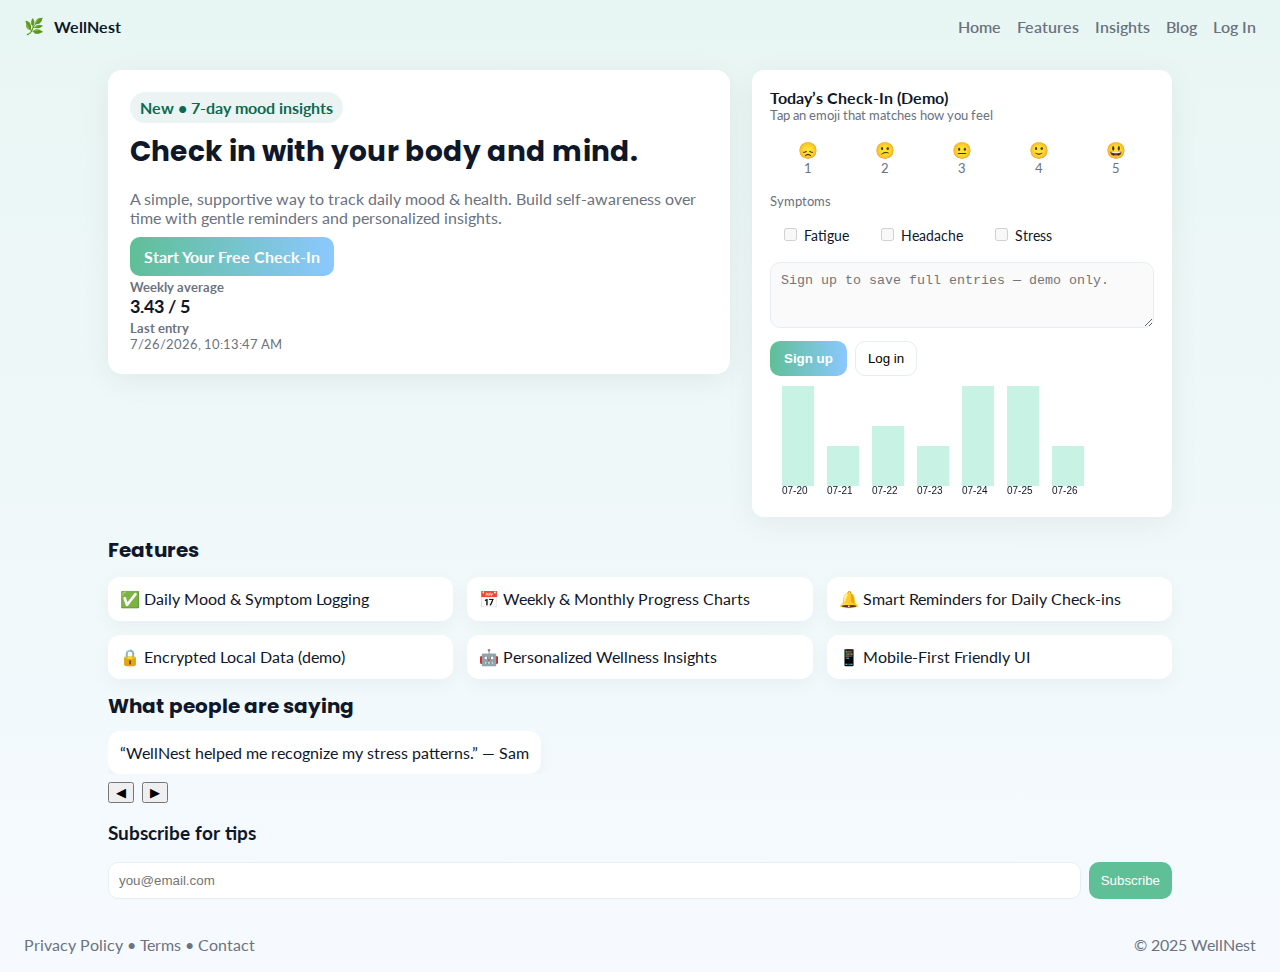
<file: index.html>
<!doctype html>
<html lang="en">
<head>
  <meta charset="utf-8" />
  <meta name="viewport" content="width=device-width,initial-scale=1" />
  <title>WellNest — Health & Mood Check</title>
  <link rel="stylesheet" href="style.css" />
  <link rel="preconnect" href="https://fonts.googleapis.com">
  <link rel="preconnect" href="https://fonts.gstatic.com" crossorigin>
  <link href="https://fonts.googleapis.com/css2?family=Lato:wght@300;400;700&family=Poppins:wght@400;600&display=swap" rel="stylesheet">
</head>
<body id="index-page">
  <header>
    <div class="logo"><span class="leaf">🌿</span><span>WellNest</span></div>
    <nav id="main-nav">
      <a href="#" id="nav-home">Home</a>
      <a href="#features">Features</a>
      <a href="insights.html">Insights</a>
      <a href="blog.html">Blog</a>
      <a href="#" id="auth-link">Log In</a>
    </nav>
  </header>

  <main class="container" id="main-container">
    <!-- Landing content (visible when not logged in) -->
    <section class="hero" id="landing-hero">
      <div class="hero-card">
        <div class="chip">New • 7-day mood insights</div>
        <h1>Check in with your body and mind.</h1>
        <p class="lead">A simple, supportive way to track daily mood & health. Build self-awareness over time with gentle reminders and personalized insights.</p>
        <a class="cta" id="startBtnLanding">Start Your Free Check-In</a>

        <div class="summary">
          <div>
            <strong class="muted">Weekly average</strong>
            <div id="weeklyAvgLanding" class="big-text">—</div>
          </div>
          <div>
            <strong class="muted">Last entry</strong>
            <div id="lastEntryLanding" class="muted">—</div>
          </div>
        </div>
      </div>

      <aside class="tracker hero-card landing-tracker">
        <strong>Today’s Check-In (Demo)</strong>
        <div class="small muted">Tap an emoji that matches how you feel</div>
        <div class="mood-scale" id="moodScaleLanding">
          <div class="mood-btn" data-value="1">😞<div class="small muted">1</div></div>
          <div class="mood-btn" data-value="2">😕<div class="small muted">2</div></div>
          <div class="mood-btn" data-value="3">😐<div class="small muted">3</div></div>
          <div class="mood-btn" data-value="4">🙂<div class="small muted">4</div></div>
          <div class="mood-btn" data-value="5">😃<div class="small muted">5</div></div>
        </div>

        <div class="symptom-area">
          <div class="small muted">Symptoms</div>
          <div class="symptoms">
            <label class="symptom"><input type="checkbox" disabled> Fatigue</label>
            <label class="symptom"><input type="checkbox" disabled> Headache</label>
            <label class="symptom"><input type="checkbox" disabled> Stress</label>
          </div>
        </div>

        <textarea disabled placeholder="Sign up to save full entries — demo only."></textarea>
        <div class="buttons">
          <button class="cta" id="goSignup">Sign up</button>
          <button class="outline" id="goLogin">Log in</button>
        </div>

        <canvas id="weeklyChartLanding" width="360" height="120"></canvas>
      </aside>
    </section>

    <!-- Dashboard (visible when logged in) -->
    <section class="hero" id="dashboard" style="display:none">
      <div class="hero-card">
        <div style="display:flex;justify-content:space-between;align-items:center">
          <div>
            <div class="chip" id="welcomeChip">Welcome</div>
            <h1 id="dashboardTitle">Your WellNest Dashboard</h1>
            <p class="lead">Today’s check-in and recent trends. Your data is stored locally in your browser.</p>
          </div>
          <div style="display:flex;gap:10px;align-items:center">
            <button class="outline" id="addTestimonialBtn">Add Testimonial</button>
            <button class="cta" id="logoutBtn">Log Out</button>
          </div>
        </div>

        <div style="margin-top:20px;display:flex;gap:12px;align-items:center">
          <div>
            <strong class="muted">Weekly average</strong>
            <div id="weeklyAvg" class="big-text">—</div>
          </div>
          <div>
            <strong class="muted">Last entry</strong>
            <div id="lastEntry" class="muted">—</div>
          </div>
        </div>
      </div>

      <aside class="tracker hero-card">
        <strong>Today’s Check-In</strong>
        <div class="small muted">Tap an emoji that matches how you feel</div>
        <div class="mood-scale" id="moodScale">
          <div class="mood-btn" data-value="1">😞<div class="small muted">1</div></div>
          <div class="mood-btn" data-value="2">😕<div class="small muted">2</div></div>
          <div class="mood-btn" data-value="3">😐<div class="small muted">3</div></div>
          <div class="mood-btn" data-value="4">🙂<div class="small muted">4</div></div>
          <div class="mood-btn" data-value="5">😃<div class="small muted">5</div></div>
        </div>

        <div class="symptom-area">
          <div class="small muted">Symptoms</div>
          <div class="symptoms" id="symptomList">
            <label class="symptom"><input type="checkbox" value="Fatigue"> Fatigue</label>
            <label class="symptom"><input type="checkbox" value="Headache"> Headache</label>
            <label class="symptom"><input type="checkbox" value="Stress"> Stress</label>
            <label class="symptom"><input type="checkbox" value="Nausea"> Nausea</label>
            <label class="symptom"><input type="checkbox" value="Insomnia"> Insomnia</label>
          </div>
        </div>

        <textarea id="notes" placeholder="Notes — what happened today? triggers, medication, sleep..."></textarea>
        <div class="buttons">
          <button id="saveBtn" class="cta">Save Check-In</button>
          <button id="clearBtn" class="outline">Clear</button>
        </div>

        <canvas id="weeklyChart" width="360" height="120"></canvas>
      </aside>
    </section>

    <section id="features">
      <h2>Features</h2>
      <div class="features">
        <div class="feature">✅ Daily Mood & Symptom Logging</div>
        <div class="feature">📅 Weekly & Monthly Progress Charts</div>
        <div class="feature">🔔 Smart Reminders for Daily Check-ins</div>
        <div class="feature">🔒 Encrypted Local Data (demo)</div>
        <div class="feature">🤖 Personalized Wellness Insights</div>
        <div class="feature">📱 Mobile-First Friendly UI</div>
      </div>
    </section>

    <section class="testimonials-section">
      <h2>What people are saying</h2>
      <div class="testimonials" id="testimonialsWrap"></div>
      <div style="margin-top:8px;display:flex;gap:8px">
        <button id="prevT">◀</button>
        <button id="nextT">▶</button>
      </div>
    </section>

    <section class="newsletter-section">
      <h3>Subscribe for tips</h3>
      <div class="newsletter">
        <input id="email" placeholder="you@email.com" />
        <button id="subscribe">Subscribe</button>
      </div>
    </section>
  </main>

  <footer>
    <div>Privacy Policy • Terms • Contact</div>
    <div>© 2025 WellNest</div>
  </footer>

  <div id="modal" class="modal" style="display:none">
    <div class="modal-card">
      <h3 id="modalTitle">Add testimonial</h3>
      <textarea id="modalText" placeholder="Write a short testimonial (max 200 chars)"></textarea>
      <div style="display:flex;gap:8px;justify-content:flex-end;margin-top:8px">
        <button id="modalCancel" class="outline">Cancel</button>
        <button id="modalSave" class="cta">Save</button>
      </div>
    </div>
  </div>

  <script src="script.js"></script>
</body>
</html>
</file>
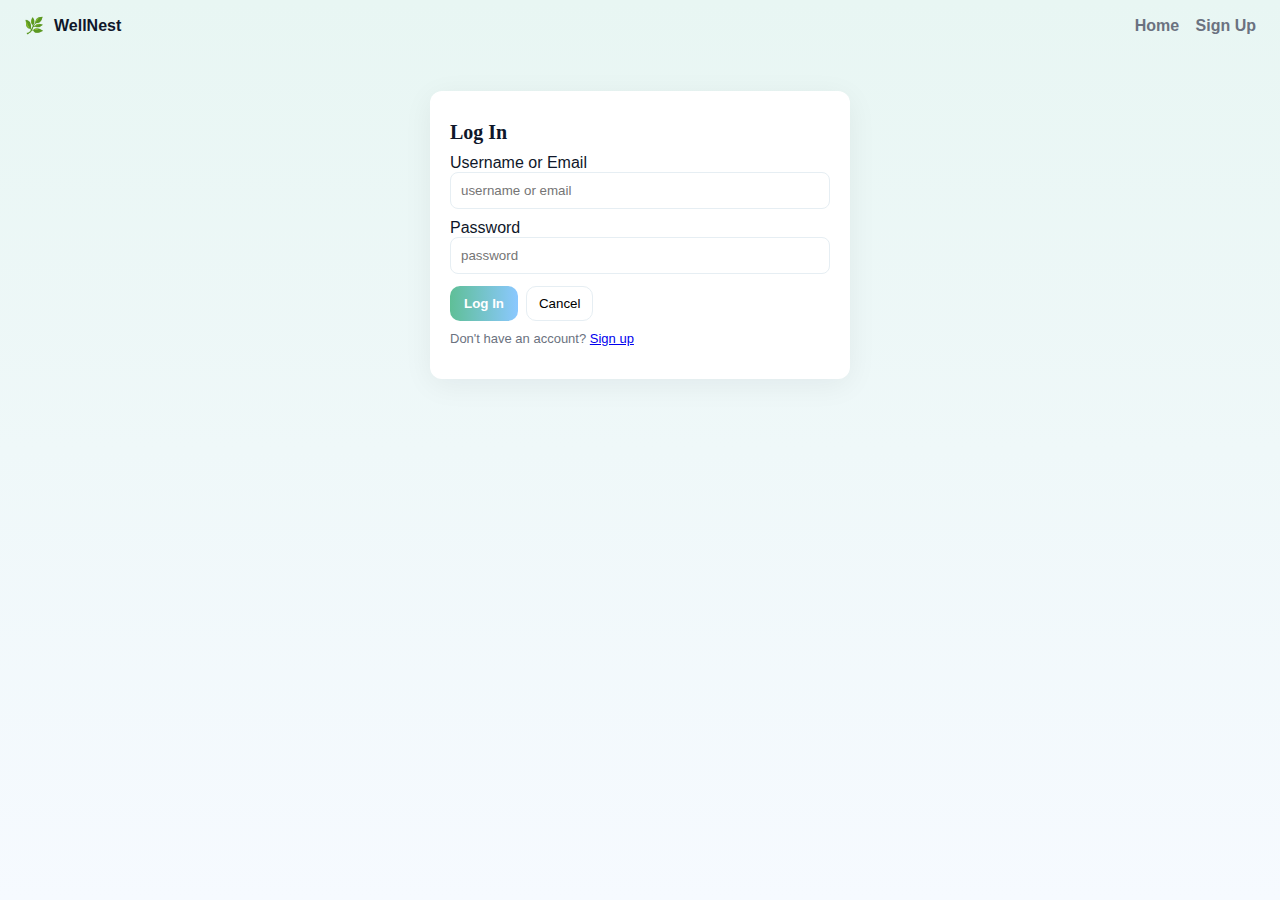
<file: login.html>
<!doctype html>
<html lang="en">
<head>
  <meta charset="utf-8" />
  <meta name="viewport" content="width=device-width,initial-scale=1" />
  <title>WellNest — Log In</title>
  <link rel="stylesheet" href="style.css" />
</head>
<body id="login-page">
  <header>
    <div class="logo"><span class="leaf">🌿</span><span>WellNest</span></div>
    <nav>
      <a href="index.html">Home</a>
      <a href="signup.html">Sign Up</a>
    </nav>
  </header>

  <main class="container auth-container">
    <div class="auth-card">
      <h2>Log In</h2>
      <div class="auth-field">
        <label>Username or Email</label>
        <input id="loginUser" placeholder="username or email" />
      </div>
      <div class="auth-field">
        <label>Password</label>
        <input id="loginPass" type="password" placeholder="password" />
      </div>
      <div style="display:flex;gap:8px;margin-top:12px">
        <button id="loginBtn" class="cta">Log In</button>
        <button id="backHome" class="outline">Cancel</button>
      </div>
      <p class="muted" style="margin-top:10px">Don't have an account? <a href="signup.html">Sign up</a></p>
    </div>
  </main>

  <script src="script.js"></script>
</body>
</html>
</file>
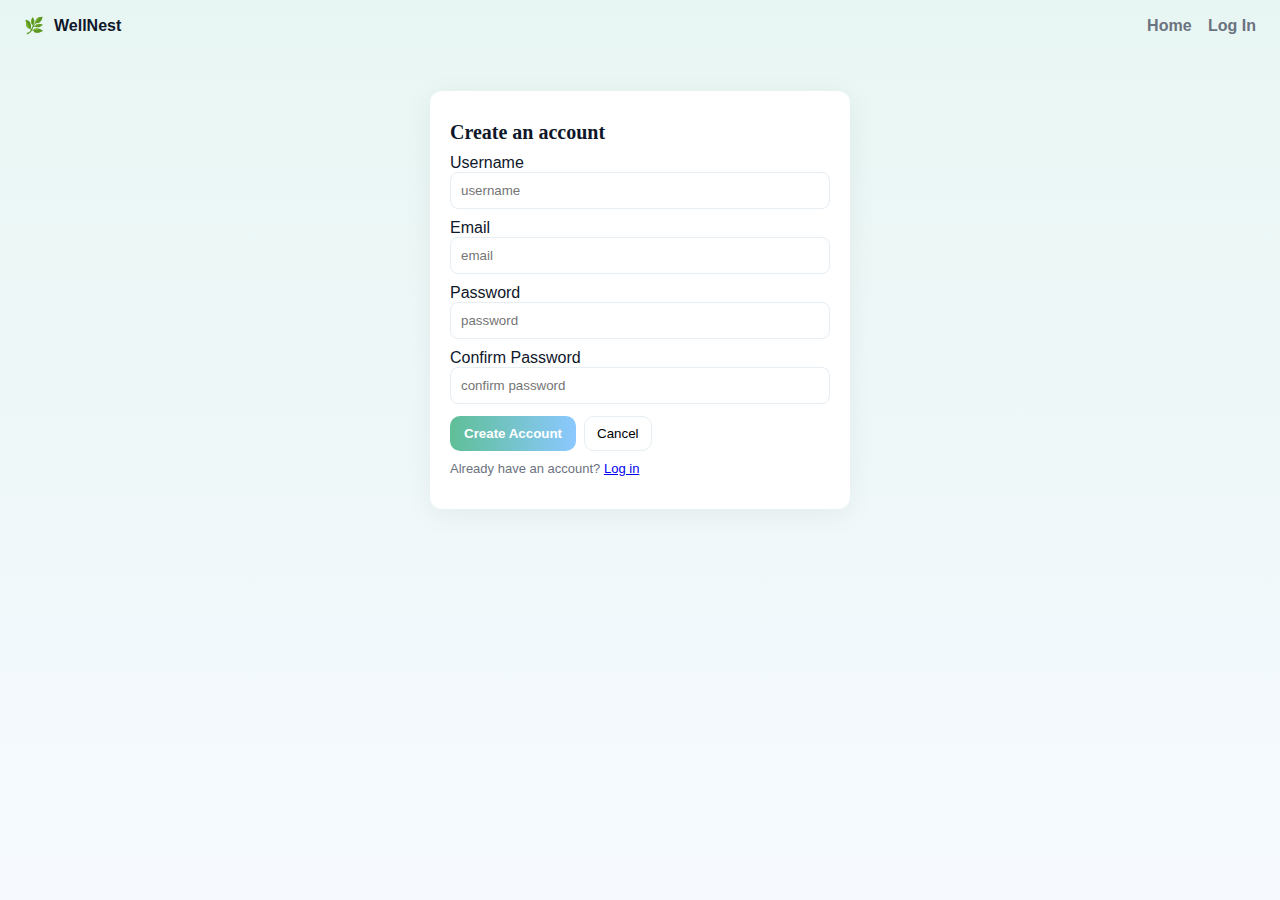
<file: signup.html>
<!doctype html>
<html lang="en">
<head>
  <meta charset="utf-8" />
  <meta name="viewport" content="width=device-width,initial-scale=1" />
  <title>WellNest — Sign Up</title>
  <link rel="stylesheet" href="style.css" />
</head>
<body id="signup-page">
  <header>
    <div class="logo"><span class="leaf">🌿</span><span>WellNest</span></div>
    <nav>
      <a href="index.html">Home</a>
      <a href="login.html">Log In</a>
    </nav>
  </header>

  <main class="container auth-container">
    <div class="auth-card">
      <h2>Create an account</h2>
      <div class="auth-field">
        <label>Username</label>
        <input id="signupUser" placeholder="username" />
      </div>
      <div class="auth-field">
        <label>Email</label>
        <input id="signupEmail" placeholder="email" />
      </div>
      <div class="auth-field">
        <label>Password</label>
        <input id="signupPass" type="password" placeholder="password" />
      </div>
      <div class="auth-field">
        <label>Confirm Password</label>
        <input id="signupPass2" type="password" placeholder="confirm password" />
      </div>

      <div style="display:flex;gap:8px;margin-top:12px">
        <button id="signupBtn" class="cta">Create Account</button>
        <button id="signupCancel" class="outline">Cancel</button>
      </div>
      <p class="muted" style="margin-top:10px">Already have an account? <a href="login.html">Log in</a></p>
    </div>
  </main>

  <script src="script.js"></script>
</body>
</html>
</file>
<file: style.css>
:root {
  --bg: linear-gradient(180deg, #E8F6F3 0%, #F6FAFF 100%);
  --card: #fff;
  --muted: #6b7280;
  --accent: #5fbf97;
  --accent-2: #8bc8ff;
  --radius: 14px;
  font-family: 'Lato', sans-serif;
}

*{box-sizing:border-box}
body {
  margin: 0;
  background: var(--bg);
  min-height: 100vh;
  color: #0f172a;
}

header {
  display: flex;
  justify-content: space-between;
  align-items: center;
  padding: 16px 24px;
}
.logo { display:flex; gap:10px; align-items:center; font-weight:700; }
nav a { margin-left:12px; color:var(--muted); text-decoration:none; font-weight:600; }

.container { max-width:1100px; margin:0 auto; padding:18px; }

.hero { display:grid; grid-template-columns:1fr 420px; gap:22px; align-items:start; margin-bottom:18px; }
.hero-card { background:var(--card); border-radius:var(--radius); box-shadow:0 6px 30px rgba(16,24,40,0.06); padding:22px; }
.tracker { background:var(--card); border-radius:12px; padding:18px; }

.chip { display:inline-block; padding:6px 10px; border-radius:999px; background:rgba(91,166,146,0.12); color:#0b6b52; font-weight:700; }

h1 { font-family:'Poppins'; font-size:28px; margin:8px 0; }
h2 { font-family:'Poppins'; font-size:20px; margin:10px 0; }
.lead { color:var(--muted); margin-bottom:10px; }

.cta {
  display:inline-block; padding:10px 14px; border-radius:10px; background:linear-gradient(90deg,var(--accent),var(--accent-2));
  color:white; text-decoration:none; font-weight:700; border:none; cursor:pointer;
}
.outline { background:transparent; border:1px solid #e6eef3; padding:9px 12px; border-radius:10px; cursor:pointer; }

.mood-scale { display:flex; justify-content:space-between; margin:8px 0; }
.mood-btn { flex:1; border-radius:10px; text-align:center; padding:8px 6px; cursor:pointer; border:1px solid transparent; }
.mood-btn.active { border-color:#e6eef3; box-shadow: inset 0 -4px 0 rgba(0,0,0,0.06); }

.symptoms { display:flex; gap:8px; flex-wrap:wrap; margin-top:10px; }
.symptom { background:rgba(255,255,255,0.7); padding:6px 10px; border-radius:12px; font-size:14px; }

textarea { width:100%; min-height:66px; border-radius:10px; padding:10px; border:1px solid #e6eef3; margin-top:12px; resize:vertical; }

.buttons { display:flex; gap:8px; margin-top:10px; }

.features { display:grid; grid-template-columns:repeat(3,1fr); gap:14px; margin:12px 0; }
.feature { background:var(--card); padding:12px; border-radius:12px; box-shadow:0 6px 18px rgba(15,23,42,0.04); }

.testimonials { display:flex; gap:12px; overflow:hidden; align-items:center; margin-top:8px; }
.testimonial-card { background:var(--card); padding:12px; border-radius:12px; min-width:260px; box-shadow:0 6px 18px rgba(15,23,42,0.04); }

.newsletter { display:flex; gap:8px; margin-top:10px; }
.newsletter input { flex:1; padding:10px; border-radius:10px; border:1px solid #e6eef3; }
.newsletter button { padding:10px 12px; border-radius:10px; background:var(--accent); color:white; border:none; cursor:pointer; }

footer { padding:18px 24px; color:var(--muted); display:flex; justify-content:space-between; align-items:center; }

.auth-container { display:flex; justify-content:center; align-items:center; padding:40px 20px; }
.auth-card { width:100%; max-width:420px; background:var(--card); padding:20px; border-radius:12px; box-shadow:0 6px 30px rgba(16,24,40,0.06); }
.auth-field { margin-top:10px; }
.auth-field input { width:100%; padding:10px; border-radius:8px; border:1px solid #e6eef3; }

.muted { color:var(--muted); font-size:13px; }
.big-text { font-weight:700; font-size:18px; }

.modal { position:fixed; inset:0; display:flex; align-items:center; justify-content:center; background:rgba(8,12,18,0.35); z-index:30; }
.modal-card { background:var(--card); padding:16px; border-radius:12px; width:90%; max-width:420px; }

@media (max-width:900px) {
  .hero { grid-template-columns:1fr; }
  .features { grid-template-columns:1fr; }
  .testimonials { flex-direction:column; }
}
</file>
